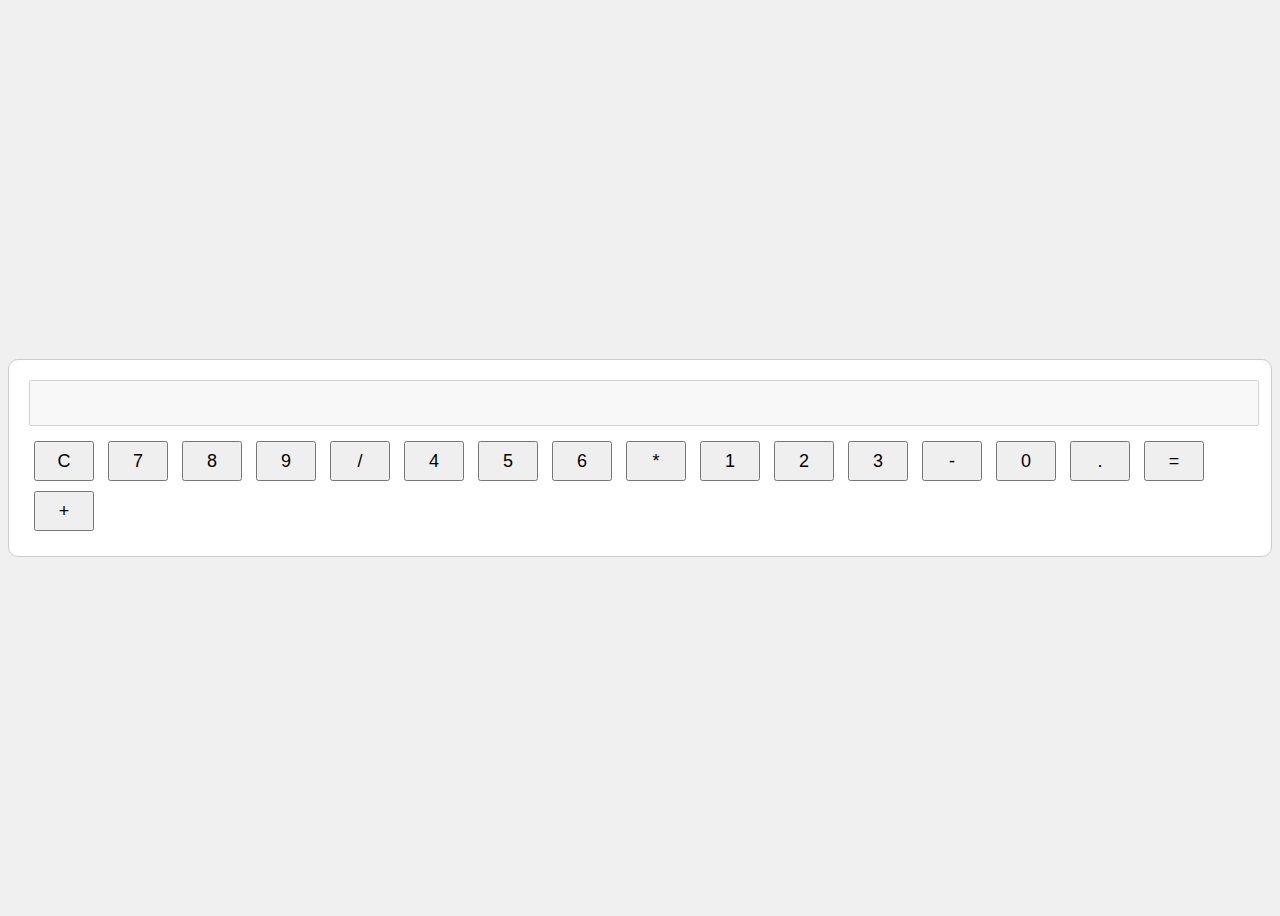
<file: calculator/index.html>
<!DOCTYPE html>
<html lang="en">
<head>
  <meta charset="UTF-8">
  <title>Simple Calculator</title>
  <link rel="stylesheet" href="style.css">
</head>
<body>
  <div class="calculator">
    <input type="text" id="display" disabled>
    <div class="buttons">
      <button onclick="clearDisplay()">C</button>
      <button onclick="appendValue('7')">7</button>
      <button onclick="appendValue('8')">8</button>
      <button onclick="appendValue('9')">9</button>
      <button onclick="appendValue('/')">/</button>
      <button onclick="appendValue('4')">4</button>
      <button onclick="appendValue('5')">5</button>
      <button onclick="appendValue('6')">6</button>
      <button onclick="appendValue('*')">*</button>
      <button onclick="appendValue('1')">1</button>
      <button onclick="appendValue('2')">2</button>
      <button onclick="appendValue('3')">3</button>
      <button onclick="appendValue('-')">-</button>
      <button onclick="appendValue('0')">0</button>
      <button onclick="appendValue('.')">.</button>
      <button onclick="calculate()">=</button>
      <button onclick="appendValue('+')">+</button>
    </div>
  </div>
  <script src="script.js"></script>
</body>
</html>
</file>
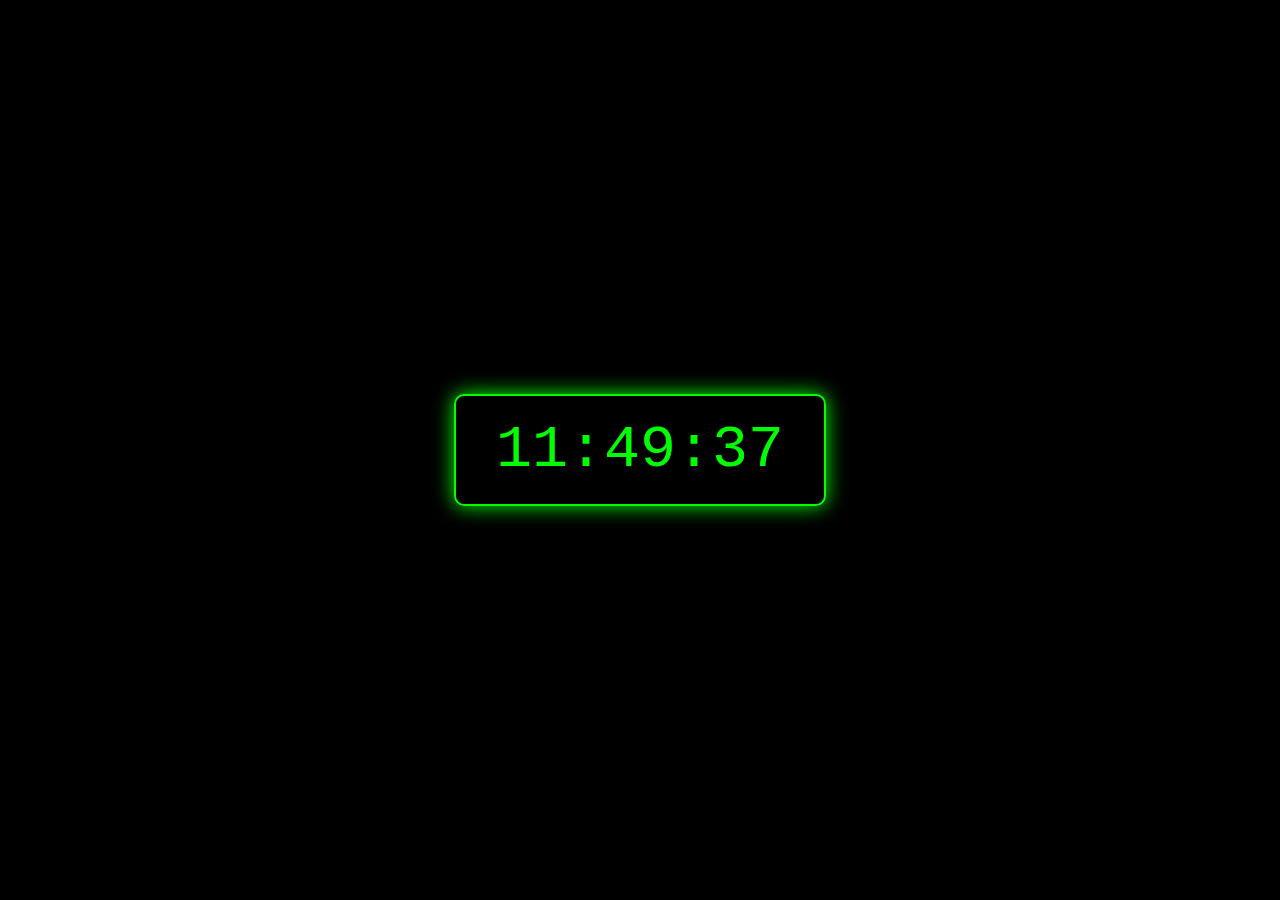
<file: clock/index.html>
<!DOCTYPE html>
<html lang="en">
<head>
  <meta charset="UTF-8" />
  <meta name="viewport" content="width=device-width, initial-scale=1.0"/>
  <title>Digital Clock</title>
  <link rel="stylesheet" href="style.css" />
</head>
<body>
  <div id="clock">00:00:00</div>
  <script src="script.js"></script>
</body>
</html>
</file>
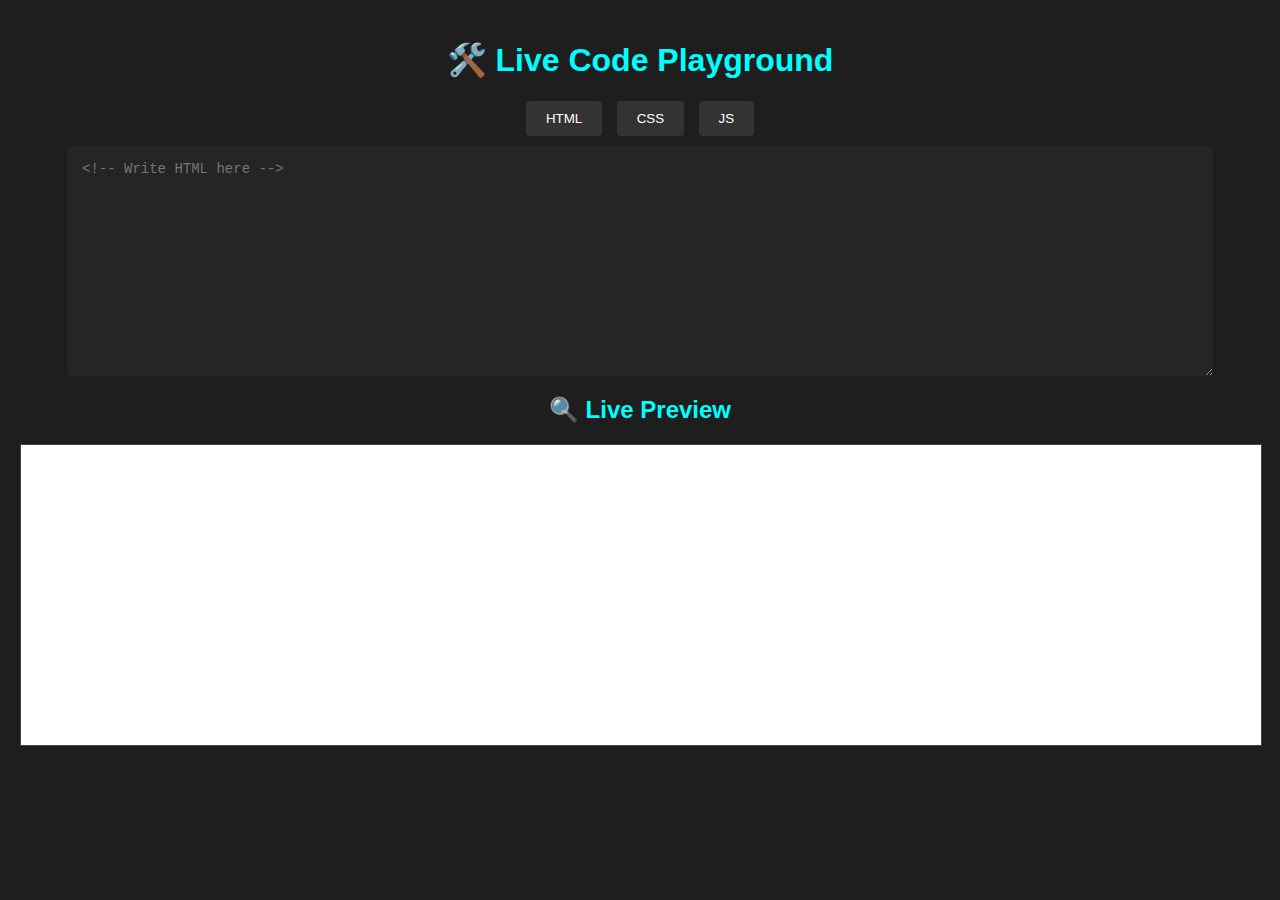
<file: code_editor/index.html>
<!DOCTYPE html>
<html lang="en">
<head>
  <meta charset="UTF-8" />
  <title>Better Live Code Editor</title>
  <link rel="stylesheet" href="style.css" />
</head>
<body>
  <h1>🛠️ Live Code Playground</h1>

  <div class="buttons">
    <button onclick="switchTab('html')">HTML</button>
    <button onclick="switchTab('css')">CSS</button>
    <button onclick="switchTab('js')">JS</button>
  </div>

  <div class="editors">
    <textarea id="html" placeholder="<!-- Write HTML here -->"></textarea>
    <textarea id="css" placeholder="/* Write CSS here */" style="display:none"></textarea>
    <textarea id="js" placeholder="// Write JavaScript here" style="display:none"></textarea>
  </div>

  <h2>🔍 Live Preview</h2>
  <iframe id="output"></iframe>

  <script src="script.js"></script>
</body>
</html>
</file>
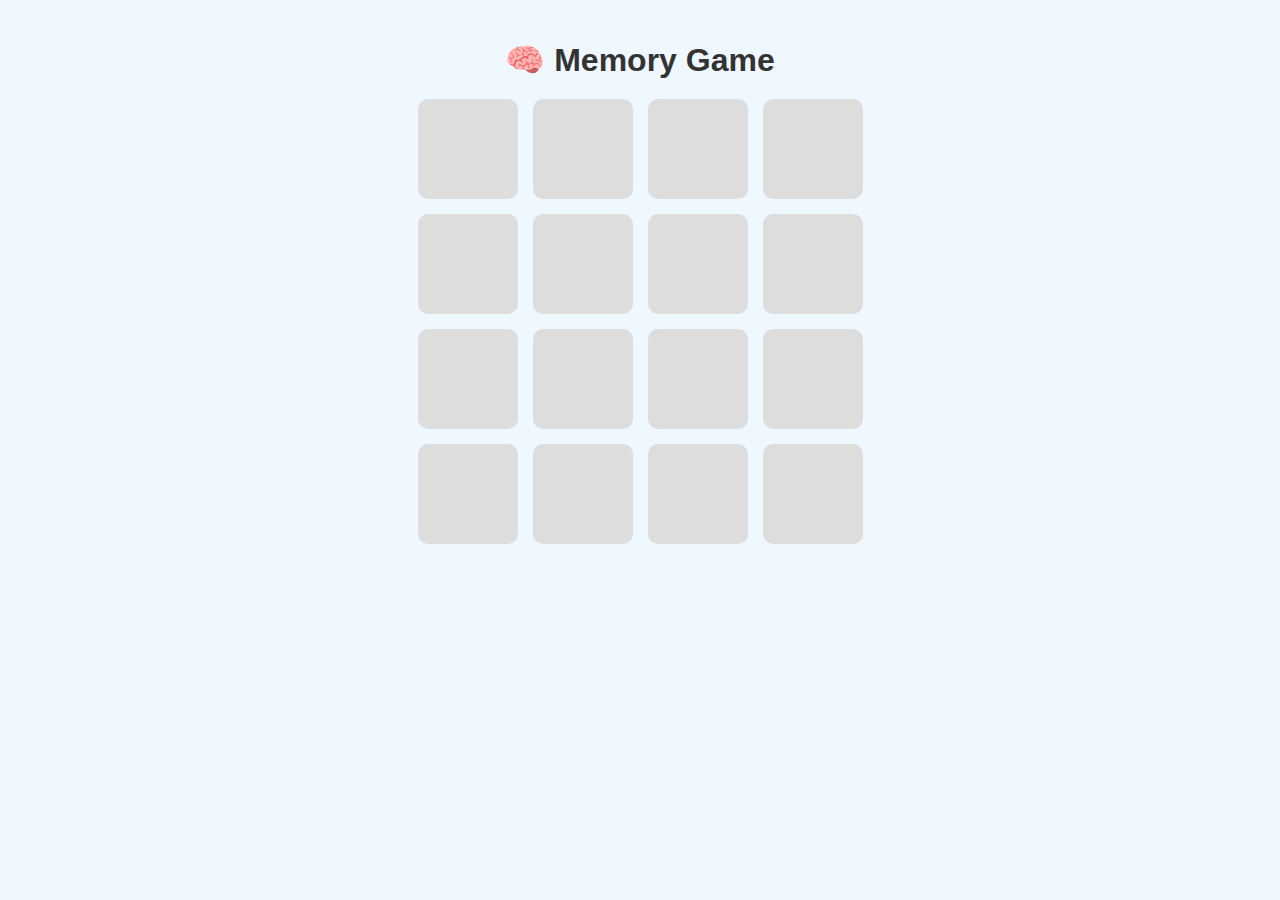
<file: memory_maching_game/index.html>
<!DOCTYPE html>
<html lang="en">
<head>
  <meta charset="UTF-8" />
  <meta name="viewport" content="width=device-width, initial-scale=1.0"/>
  <title>Memory Matching Game</title>
  <link rel="stylesheet" href="style.css" />
</head>
<body>
  <h1>🧠 Memory Game</h1>
  <div class="game-board" id="gameBoard"></div>
  <p id="status"></p>
  <script src="script.js"></script>
</body>
</html>
</file>
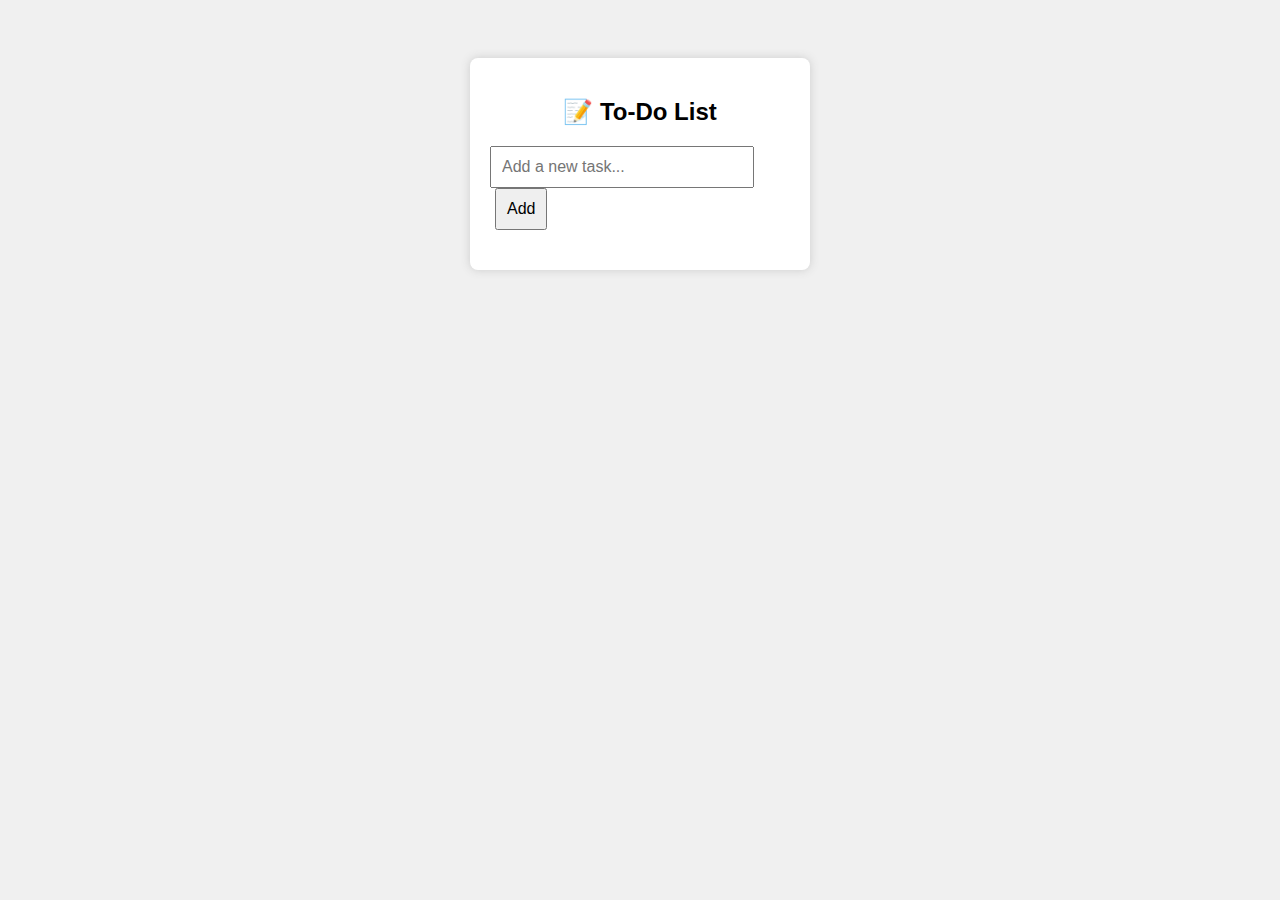
<file: todolist/index.html>
<!DOCTYPE html>
<html lang="en">
<head>
  <meta charset="UTF-8" />
  <meta name="viewport" content="width=device-width, initial-scale=1.0" />
  <title>To-Do List</title>
  <link rel="stylesheet" href="style.css" />
</head>
<body>
  <div class="container">
    <h2>📝 To-Do List</h2>
    <input type="text" id="taskInput" placeholder="Add a new task..." />
    <button onclick="addTask()">Add</button>
    <ul id="taskList"></ul>
  </div>
  <script src="script.js"></script>
</body>
</html>
</file>
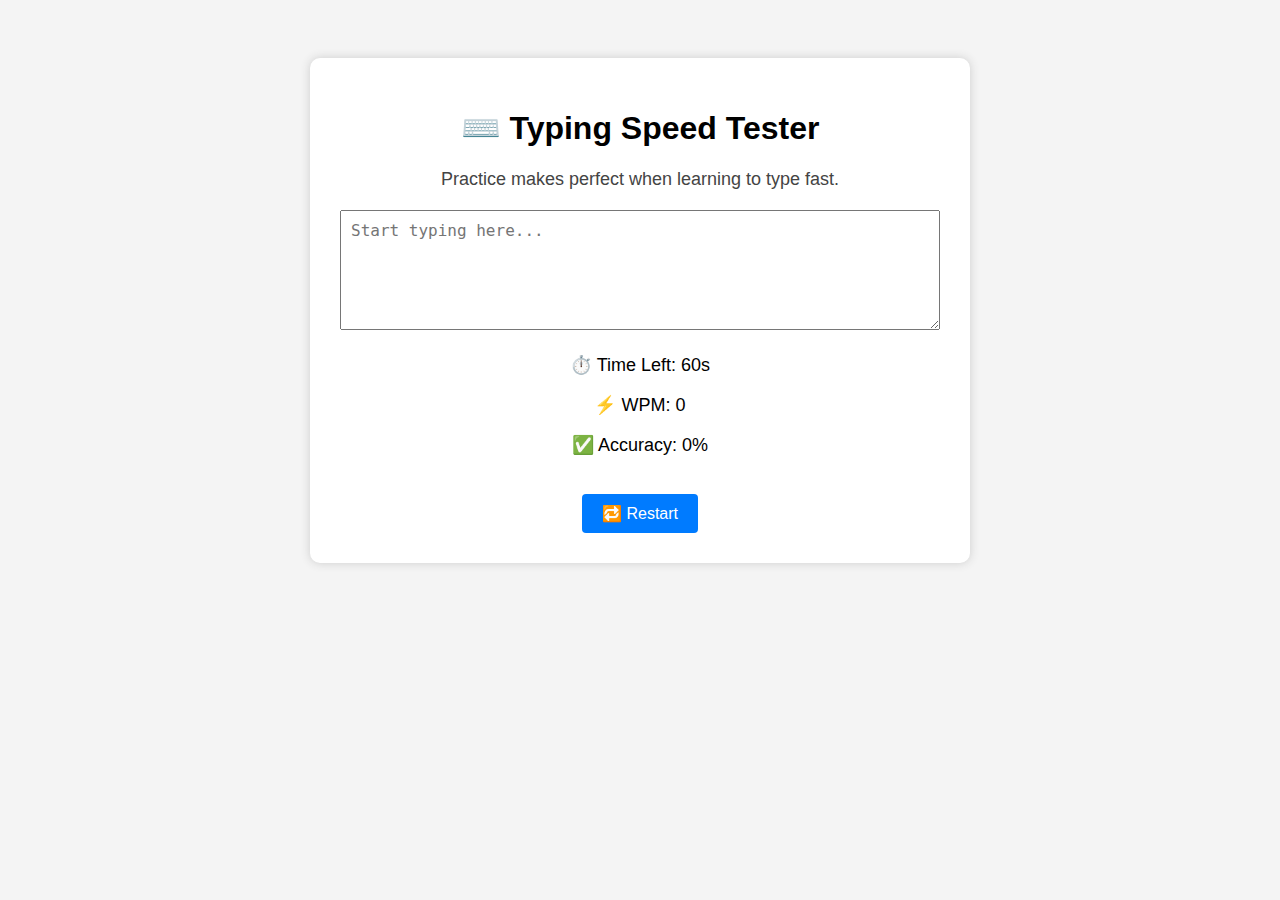
<file: Typing Speed Tester/index.html>
<!DOCTYPE html>
<html lang="en">
<head>
  <meta charset="UTF-8" />
  <meta name="viewport" content="width=device-width, initial-scale=1.0"/>
  <title>Typing Speed Tester</title>
  <link rel="stylesheet" href="style.css" />
</head>
<body>
  <div class="container">
    <h1>⌨️ Typing Speed Tester</h1>
    <p id="quote"></p>
    <textarea id="input" placeholder="Start typing here..."></textarea>
    <div class="stats">
      <p>⏱️ Time Left: <span id="timer">60</span>s</p>
      <p>⚡ WPM: <span id="wpm">0</span></p>
      <p>✅ Accuracy: <span id="accuracy">0%</span></p>
    </div>
    <button onclick="resetTest()">🔁 Restart</button>
  </div>
  <script src="script.js"></script>
</body>
</html>
</file>
<file: calculator/style.css>
body {
  display: flex;
  justify-content: center;
  align-items: center;
  height: 100vh;
  background: #f0f0f0;
}
.calculator {
  border: 1px solid #ccc;
  padding: 20px;
  background: white;
  border-radius: 10px;
}
#display {
  width: 100%;
  height: 40px;
  margin-bottom: 10px;
  font-size: 20px;
}
.buttons button {
  width: 60px;
  height: 40px;
  margin: 5px;
  font-size: 18px;
}
</file>
<file: clock/style.css>
body {
  background: #000;
  color: #00ff00;
  font-family: 'Courier New', Courier, monospace;
  display: flex;
  justify-content: center;
  align-items: center;
  height: 100vh;
  margin: 0;
}

#clock {
  font-size: 60px;
  padding: 20px 40px;
  border: 2px solid #00ff00;
  border-radius: 10px;
  box-shadow: 0 0 20px #00ff00;
}
</file>
<file: code_editor/style.css>
body {
  margin: 0;
  font-family: 'Segoe UI', Tahoma, Geneva, Verdana, sans-serif;
  background: #1e1e1e;
  color: #ffffff;
  padding: 20px;
}

h1, h2 {
  text-align: center;
  color: #00ffff;
}

.buttons {
  text-align: center;
  margin-bottom: 10px;
}

button {
  padding: 10px 20px;
  background: #333;
  color: #fff;
  border: none;
  margin: 0 5px;
  cursor: pointer;
  border-radius: 4px;
}

button:hover {
  background: #555;
}

.editors {
  display: flex;
  justify-content: center;
  margin-bottom: 20px;
}

textarea {
  width: 90%;
  height: 200px;
  font-family: 'Courier New', Courier, monospace;
  font-size: 14px;
  padding: 15px;
  background: #252526;
  color: #d4d4d4;
  border: none;
  border-radius: 4px;
  resize: vertical;
}

iframe {
  width: 100%;
  height: 300px;
  border: 1px solid #444;
  background: white;
}
</file>
<file: memory_maching_game/style.css>
body {
  font-family: Arial, sans-serif;
  text-align: center;
  background: #f0f8ff;
  margin: 0;
  padding: 20px;
}

h1 {
  margin-bottom: 20px;
  color: #333;
}

.game-board {
  display: grid;
  grid-template-columns: repeat(4, 100px);
  gap: 15px;
  justify-content: center;
  margin: 0 auto;
}

.card {
  width: 100px;
  height: 100px;
  background-color: #ddd;
  border-radius: 10px;
  cursor: pointer;
  font-size: 40px;
  display: flex;
  align-items: center;
  justify-content: center;
  color: transparent;
  transition: all 0.3s ease;
  user-select: none;
}

.card.flipped,
.card.matched {
  background-color: #fff;
  color: #333;
  cursor: default;
}

#status {
  margin-top: 20px;
  font-weight: bold;
  color: #008000;
}
</file>
<file: todolist/style.css>
body {
  font-family: Arial, sans-serif;
  background: #f0f0f0;
  display: flex;
  justify-content: center;
  padding-top: 50px;
}

.container {
  background: white;
  padding: 20px;
  border-radius: 8px;
  width: 300px;
  box-shadow: 0 0 10px #ccc;
}

h2 {
  text-align: center;
  margin-bottom: 20px;
}

input[type="text"] {
  width: calc(100% - 60px);
  padding: 10px;
  font-size: 16px;
}

button {
  padding: 10px;
  font-size: 16px;
  margin-left: 5px;
  cursor: pointer;
}

ul {
  list-style: none;
  padding: 0;
  margin-top: 20px;
}

li {
  background: #f9f9f9;
  padding: 10px;
  margin-bottom: 8px;
  display: flex;
  justify-content: space-between;
  align-items: center;
  border-radius: 4px;
  cursor: pointer;
}

li.completed {
  text-decoration: line-through;
  color: gray;
}
</file>
<file: Typing Speed Tester/style.css>
body {
  font-family: Arial, sans-serif;
  background: #f4f4f4;
  display: flex;
  justify-content: center;
  padding-top: 50px;
}

.container {
  background: #fff;
  padding: 30px;
  border-radius: 10px;
  box-shadow: 0 0 10px #ccc;
  width: 600px;
  text-align: center;
}

#quote {
  font-size: 18px;
  margin-bottom: 20px;
  color: #444;
}

textarea {
  width: 100%;
  height: 120px;
  font-size: 16px;
  padding: 10px;
  box-sizing: border-box;
}

.stats {
  margin-top: 20px;
  font-size: 18px;
}

button {
  margin-top: 20px;
  padding: 10px 20px;
  font-size: 16px;
  background: #007bff;
  color: white;
  border: none;
  cursor: pointer;
  border-radius: 4px;
}
</file>
